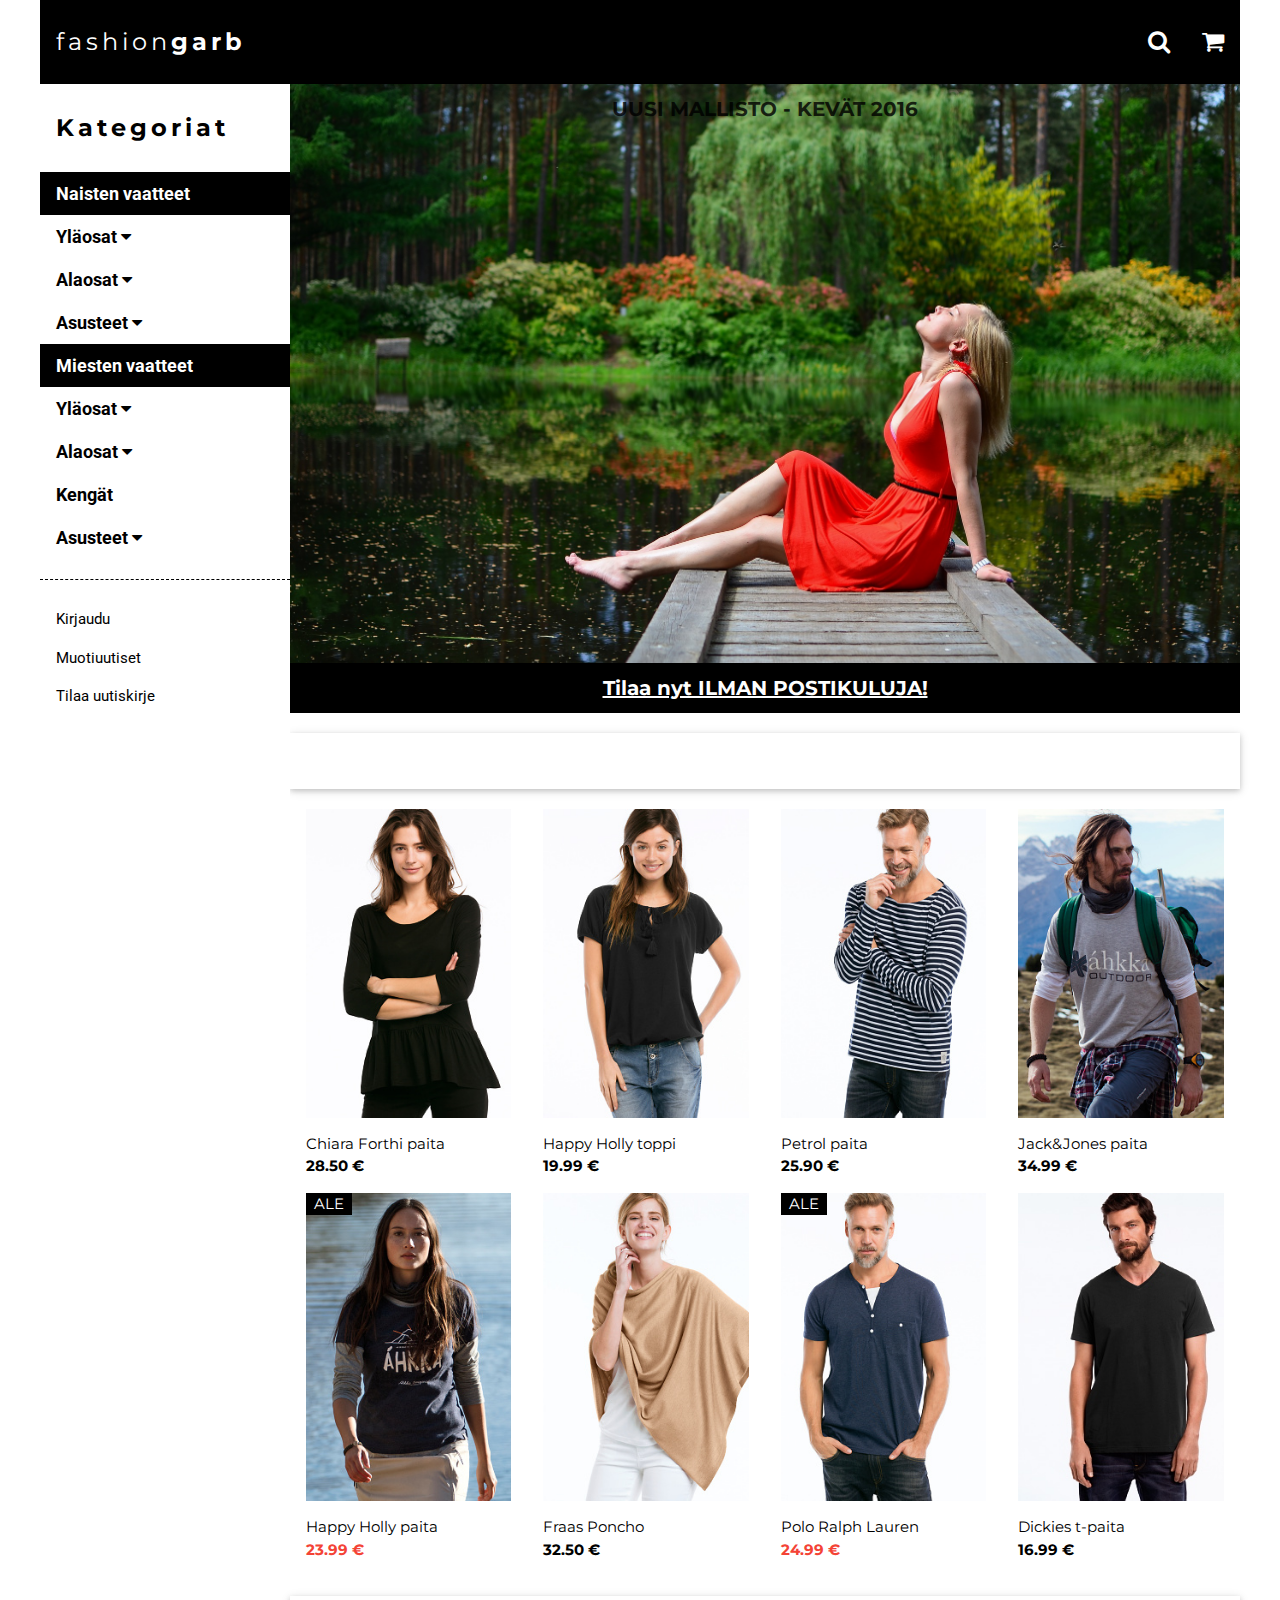
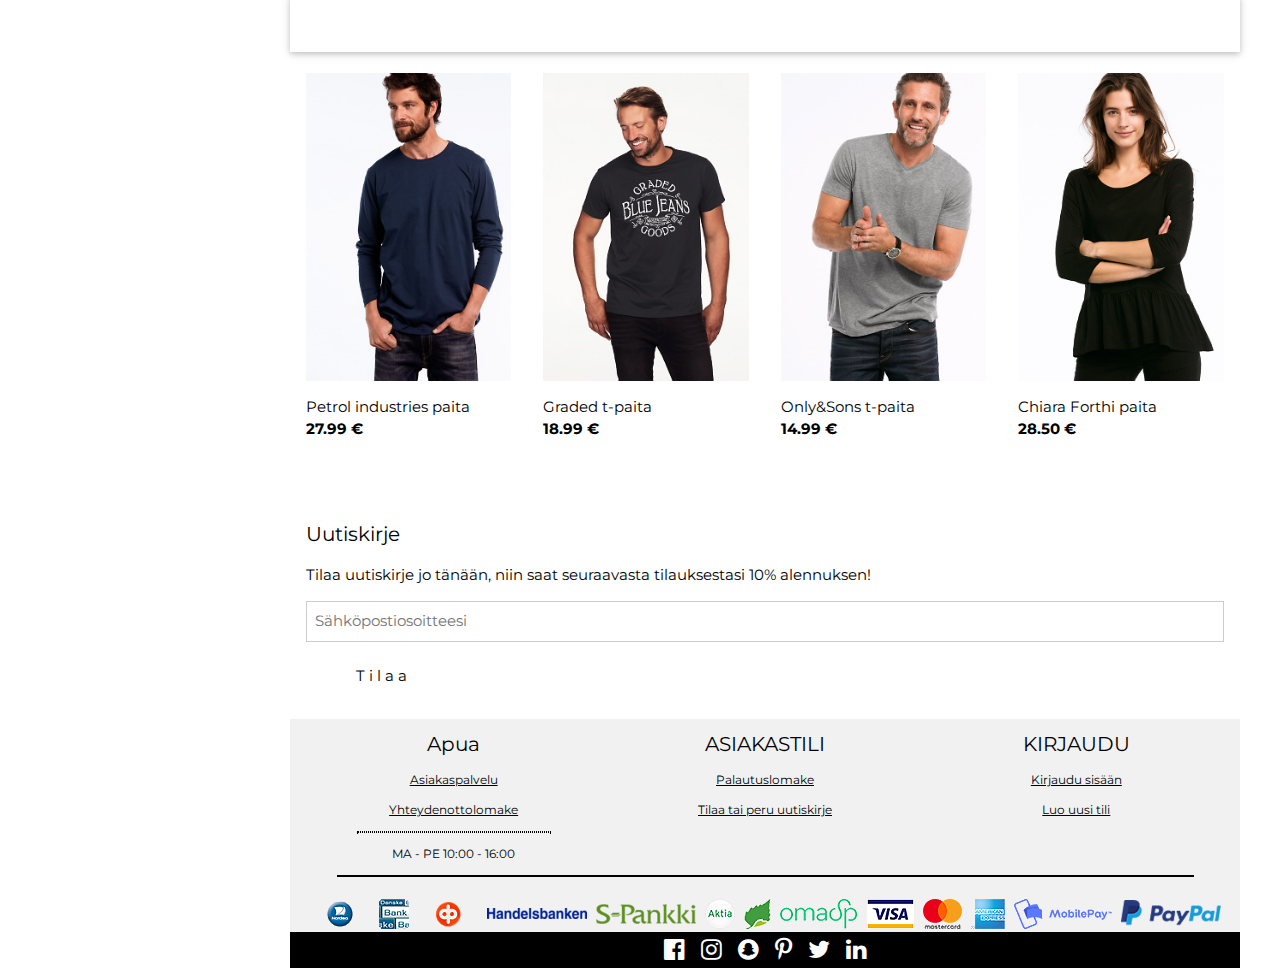
<file: index.html>
<!--
file: index.html
desc: Vaatekaupan etusivu
date: 24.3.2018
auth: Klaus Ovaskainen
-->
<!DOCTYPE html>
<html lang="en">
<head>
    <title>Vaatekauppa</title>
    <meta charset="UTF-8">
    <meta name="viewport" content="width=device-width, initial-scale=1.0">
    <!-- W3.CSS -->
    <link rel="stylesheet" href="https://www.w3schools.com/w3css/4/w3.css">
    <!-- FONTIT -->
    <link rel="stylesheet" href="https://fonts.googleapis.com/css?family=Roboto">
    <link rel="stylesheet" href="https://fonts.googleapis.com/css?family=Montserrat">
    <link rel="stylesheet" href="https://cdnjs.cloudflare.com/ajax/libs/font-awesome/4.7.0/css/font-awesome.min.css">
    <!-- Color library-->
    <link rel="stylesheet" href="https://www.w3schools.com/lib/w3-colors-2019.css">
    <!-- OMA CSS -->
    <link rel="stylesheet" href="tyylit.css">
</head>

<body class="w3-content" style="max-width:1200px">
    
<!-- SIDEBAR/MENU  ----------------------------------------------------------------------------------
----------------------------------------------------------------------------------------------------->
<!-- SIDEBAR -->
<nav class="w3-sidebar w3-bar-block w3-white w3-collapse w3-top" id="mySidebar">
  <div class="w3-container w3-display-container w3-padding-16">
    <i onclick="w3_close()" class="fa fa-remove w3-hide-large w3-button w3-display-topright"></i>
    <h3 class="w3-wide"><b>Kategoriat</b></h3>
  </div>
  <div class="w3-padding-34 w3-large w3-text-black" style="font-weight:bold">
    
    <!-- Naisten vaatteet linkit-->
    <a href="#" class="w3-bar-item w3-button w3-black">Naisten vaatteet</a>               
    <a onclick="myAccFunc()" href="javascript:void(0)" class="w3-button w3-block w3-left-align">
    Yläosat <i class="fa fa-caret-down"></i>
    </a>
    <div id="demoAcc" class="w3-bar-block w3-hide w3-padding-large w3-medium">
      <a href="#" class="w3-bar-item w3-button">Naisten Topit</a>
      <a href="#" class="w3-bar-item w3-button">Naisten t-paidat</a>
      <a href="#" class="w3-bar-item w3-button">Naisten mekot</a>
      <a href="#" class="w3-bar-item w3-button">Naisten pitkähihaiset paidat</a>
      <a href="#" class="w3-bar-item w3-button">Naisten Jakut ja liivit</a>
      <a href="#" class="w3-bar-item w3-button">Naisten hupparit ja colleget</a>
      <a href="#" class="w3-bar-item w3-button">Naisten Takit</a>
      <a href="#" class="w3-bar-item w3-button">Naisten Neuleet</a>
    </div>
    <a onclick="myAccFunc2()" href="javascript:void(0)" class="w3-button w3-block w3-left-align">
    Alaosat <i class="fa fa-caret-down"></i>
    </a>
    <div id="demoAcc2" class="w3-bar-block w3-hide w3-padding-large w3-medium">
      <a href="#" class="w3-bar-item w3-button">Naisten Farkut</a>
      <a href="#" class="w3-bar-item w3-button">Naisten Housut</a>
      <a href="#" class="w3-bar-item w3-button">Naisten Shortsit</a>
    </div>
    <a onclick="myAccFunc3()" href="javascript:void(0)" class="w3-button w3-block w3-left-align">
    Asusteet <i class="fa fa-caret-down"></i>
    </a>
    <div id="demoAcc3" class="w3-bar-block w3-hide w3-padding-large w3-medium">
      <a href="#" class="w3-bar-item w3-button">Korut</a>
      <a href="#" class="w3-bar-item w3-button">Huivit</a>
      <a href="#" class="w3-bar-item w3-button">Naisten laukut ja reput</a>
      <a href="#" class="w3-bar-item w3-button">Naisten pipot ja hatut</a>
    </div>

    <!-- Miesten vaatteet linkit-->
    <a href="#" class="w3-bar-item w3-button w3-black">Miesten vaatteet</a>
    <a onclick="myAccFunc4()" href="javascript:void(0)" class="w3-button w3-block w3-left-align">
    Yläosat <i class="fa fa-caret-down"></i>
    </a>
    <div id="demoAcc4" class="w3-bar-block w3-hide w3-padding-large w3-medium">
      <a href="#" class="w3-bar-item w3-button">Miesten T-paidat</a>
      <a href="#" class="w3-bar-item w3-button">Naisten pitkähihaiset paidat</a>
      <a href="#" class="w3-bar-item w3-button">Naisten hupparit ja colleget</a>
      <a href="#" class="w3-bar-item w3-button">Naisten kauluspaidat</a>
      <a href="#" class="w3-bar-item w3-button">Naisten neuleet</a>
      <a href="#" class="w3-bar-item w3-button">Naisten Takit</a>
    </div>
    <a onclick="myAccFunc5()" href="javascript:void(0)" class="w3-button w3-block w3-left-align">
    Alaosat <i class="fa fa-caret-down"></i>
    </a>
    <div id="demoAcc5" class="w3-bar-block w3-hide w3-padding-large w3-medium">
      <a href="#" class="w3-bar-item w3-button">Miesten shortsit</a>
      <a href="#" class="w3-bar-item w3-button">Miesten housut</a>
      <a href="#" class="w3-bar-item w3-button">Miesten farkut</a>
    </div>
    <a href="javascript:void(0)" class="w3-button w3-block w3-left-align">
    Kengät
    </a>
    <a onclick="myAccFunc7()" href="javascript:void(0)" class="w3-button w3-block w3-left-align">
    Asusteet <i class="fa fa-caret-down"></i>
    </a>
    <div id="demoAcc7" class="w3-bar-block w3-hide w3-padding-large w3-medium">
      <a href="#" class="w3-bar-item w3-button">Reput</a>
      <a href="#" class="w3-bar-item w3-button">Boxerit ja Sukat</a>
      <a href="#" class="w3-bar-item w3-button">Lippalakit ja Pipot</a>
      <a href="#" class="w3-bar-item w3-button">Vyöt</a>
    </div>
  </div>

  <!-- Kirjaudu - Muotiuutiset - Tilaa uutiskirje -->
  <hr style="border-top: 1px dashed black;">
  <a href="javascript:void(0)" class="w3-bar-item w3-button w3-padding" onclick="document.getElementById('kirjaudu').style.display='block'">Kirjaudu</a> 
  <a href="./muoti" class="w3-bar-item w3-button w3-padding">Muotiuutiset</a> 
  <a href="#footer" class="w3-bar-item w3-button w3-padding">Tilaa uutiskirje</a> 

</nav>

<!-- TOP MENU ON SMALL SCREENS -->
<header class="w3-bar w3-top w3-hide-large w3-black w3-xlarge">
  <div class="w3-bar-item w3-padding-24 w3-wide">fashion<b>garb</b></div>
      <a href="javascript:void(0)" class="w3-bar-item w3-button w3-padding-24 w3-right" onclick="w3_open()"><i class="fa fa-bars"></i></a>
      <a href="#" class="w3-bar-item w3-button w3-padding-24 w3-right"><i class="fa fa-shopping-cart"></i></a>
      <a href="#" class="w3-bar-item w3-button w3-padding-24 w3-right"><i class="fa fa-search"></i></a>
</header>

<!-- TOP MENU ON LARGE SCREENS -->
<header class="w3-bar w3-top w3-hide-medium w3-hide-small w3-black w3-xlarge" style="max-width:1200px">
    <div class="w3-bar-item w3-padding-24 w3-wide">fashion<b>garb</b></div>
        <a href="#" class="w3-bar-item w3-button w3-padding-24 w3-right"><i class="fa fa-shopping-cart"></i></a>
        <a href="#" class="w3-bar-item w3-button w3-padding-24 w3-right"><i class="fa fa-search"></i></a>
</header>

<!-- Overlay effect when opening sidebar on small screens -->
<div class="w3-overlay w3-hide-large" onclick="w3_close()" style="cursor:pointer" title="close side menu" id="myOverlay"></div>

<!-- MAIN CONTENT  ----------------------------------------------------------------------------------
----------------------------------------------------------------------------------------------------->
<div class="w3-main" style="margin-left:250px;">

  <!-- Push down content on small screens -->
  <div class="w3-hide-large" style="margin-top:84px"></div>

  <!-- IMAGE HEADER -->
  <div class="w3-display-container" style="margin-top: 84px;">
    <img src="img/header_kuva.jpg" alt="Jeans" style="width:100%">
    <div class="w3-display-topleft w3-2019-jester-red w3-hide-small"
    style="opacity:0.8;width:100%">
    <h4 class="w3-center"><b>UUSI MALLISTO - KEVÄT 2016<br></b></h4>
    </div>
  </div>

  <!-- Image header Ilmoitusteksti-->
  <div class="w3-display-container">
    <div class="w3-display-bottomleft w3-container w3-black w3-hover-orange w3-hide-small"
      style="bottom:10%;width:100%">
      <a href="#"><h4 class="w3-center"><b>Tilaa nyt ILMAN POSTIKULUJA!<br></b></h4></a>
    </div>
  </div>

  <!-- Sesongin hitit otsikko-->
  <div class="w3-container w3-text-white w3-center w3-card w3-2019-jester-red" id="jeans" style="margin: 20px 0 20px 0">
    <h3>SESONGIN HITIT</h3>
  </div>

  <!-- SESONGIN HITIT GALLERIA-->
  <div class="w3-row">
    <div class="w3-col l3 s6">
      <div class="w3-container">
          <div class="w3-display-container">
            <a href="#"><img src="img/kuva1.jpg" style="width:100%" class="w3-hover-shadow"></a>
            <div class="w3-display-bottommiddle w3-display-hover">
              <button class="w3-button w3-2019-princess-blue w3-hover-light-blue">Osta nyt <i class="fa fa-shopping-cart"></i></button>
            </div>
          </div>
        <p>Chiara Forthi paita<br><b>28.50 €</b></p>
      </div>
      <div class="w3-container">
          <div class="w3-display-container">
            <a href="#"><img src="img/kuva2.jpg" style="width:100%" class="w3-hover-shadow"></a>
            <span class="w3-tag w3-display-topleft w3-2019-jester-red">ALE</span>
            <div class="w3-display-bottommiddle w3-display-hover">
              <button class="w3-button w3-2019-princess-blue w3-hover-light-blue">Osta nyt <i class="fa fa-shopping-cart"></i></button>
            </div>
          </div>
        <p>Happy Holly paita<br><b class="w3-text-red">23.99 €</b></p>
      </div>
    </div>

    <div class="w3-col l3 s6">
      <div class="w3-container">
        <div class="w3-display-container">
          <a href="#"><img src="img/kuva3.jpg" style="width:100%" class="w3-hover-shadow"></a>
          <div class="w3-display-bottommiddle w3-display-hover">
            <button class="w3-button w3-2019-princess-blue w3-hover-light-blue">Osta nyt <i class="fa fa-shopping-cart"></i></button>
          </div>
        </div>
        <p>Happy Holly toppi<br><b>19.99 €</b></p>
      </div>
      <div class="w3-container">
          <div class="w3-display-container">
            <a href="#"><img src="img/kuva4.jpg" style="width:100%" class="w3-hover-shadow"></a>
            <div class="w3-display-bottommiddle w3-display-hover">
              <button class="w3-button w3-2019-princess-blue w3-hover-light-blue">Osta nyt <i class="fa fa-shopping-cart"></i></button>
            </div>
          </div>
        <p>Fraas Poncho<br><b>32.50 €</b></p>
      </div>
    </div>

    <div class="w3-col l3 s6">
      <div class="w3-container">
        <div class="w3-display-container">
            <a href="#"><img src="img/kuva5.jpg" style="width:100%" class="w3-hover-shadow"></a>
            <div class="w3-display-bottommiddle w3-display-hover">
              <button class="w3-button w3-2019-princess-blue w3-hover-light-blue">Osta nyt <i class="fa fa-shopping-cart"></i></button>
            </div>
        </div>  
        <p>Petrol paita<br><b>25.90 €</b></p>
      </div>
      <div class="w3-container">
        <div class="w3-display-container">
          <a href="#"><img src="img/kuva6.jpg" style="width:100%" class="w3-hover-shadow"></a>
          <span class="w3-tag w3-display-topleft w3-2019-jester-red">ALE</span>
          <div class="w3-display-bottommiddle w3-display-hover">
            <button class="w3-button w3-2019-princess-blue w3-hover-light-blue">Osta nyt <i class="fa fa-shopping-cart"></i></button>
          </div>
        </div>
        <p>Polo Ralph Lauren<br><b class="w3-text-red">24.99 €</b></p>
      </div>
    </div>

    <div class="w3-col l3 s6">
      <div class="w3-container">
          <div class="w3-display-container">
            <a href="#"><img src="img/kuva7.jpg" style="width:100%" class="w3-hover-shadow"></a>
            <div class="w3-display-bottommiddle w3-display-hover">
              <button class="w3-button w3-2019-princess-blue w3-hover-light-blue">Osta nyt <i class="fa fa-shopping-cart"></i></button>
            </div>
          </div>
        <p>Jack&Jones paita<br><b>34.99 €</b></p>
      </div>
      <div class="w3-container">
          <div class="w3-display-container">
            <a href="#"><img src="img/kuva8.jpg" style="width:100%" class="w3-hover-shadow"></a>
            <div class="w3-display-bottommiddle w3-display-hover">
              <button class="w3-button w3-2019-princess-blue w3-hover-light-blue">Osta nyt <i class="fa fa-shopping-cart"></i></button>
            </div>
          </div>
        <p>Dickies t-paita<br><b>16.99 €</b></p>
      </div>
    </div>
  </div>

  <!-- UUTUUDET GALLERIA-->
  <div class="w3-container w3-text-white w3-center w3-card w3-2019-jester-red" id="jeans" style="margin: 20px 0 20px 0">
      <h3>UUTUUDET</h3>
  </div>
  <div class="w3-row">
    <div class="w3-col l3 s6">
      <div class="w3-container">
        <div class="w3-display-container">
            <a href="#"><img src="img/kuva9.jpg" style="width:100%" class="w3-hover-shadow"></a>
            <div class="w3-display-bottommiddle w3-display-hover">
              <button class="w3-button w3-2019-princess-blue w3-hover-light-blue">Osta nyt <i class="fa fa-shopping-cart"></i></button>
            </div>
          </div>
        <p>Petrol industries paita<br><b>27.99 €</b></p>
      </div>
    </div>
    <div class="w3-col l3 s6">
      <div class="w3-container">
          <div class="w3-display-container">
            <a href="#"><img src="img/kuva10.jpg" style="width:100%" class="w3-hover-shadow"></a>
            <div class="w3-display-bottommiddle w3-display-hover">
              <button class="w3-button w3-2019-princess-blue w3-hover-light-blue">Osta nyt <i class="fa fa-shopping-cart"></i></button>
            </div>
          </div>
        <p>Graded t-paita<br><b>18.99 €</b></p>
      </div>
    </div>
    <div class="w3-col l3 s6">
      <div class="w3-container">
          <div class="w3-display-container">
            <a href="#"><img src="img/kuva11.jpg" style="width:100%" class="w3-hover-shadow"></a>
            <div class="w3-display-bottommiddle w3-display-hover">
              <button class="w3-button w3-2019-princess-blue w3-hover-light-blue">Osta nyt <i class="fa fa-shopping-cart"></i></button>
            </div>
          </div>
        <p>Only&Sons t-paita<br><b>14.99 €</b></p>
      </div>
    </div>
    <div class="w3-col l3 s6">
      <div class="w3-container">
          <div class="w3-display-container">
            <a href="#"><img src="img/kuva1.jpg" style="width:100%" class="w3-hover-shadow"></a>
            <div class="w3-display-bottommiddle w3-display-hover">
              <button class="w3-button w3-2019-princess-blue w3-hover-light-blue">Osta nyt<i class="fa fa-shopping-cart"></i></button>
            </div>
          </div>
        <p>Chiara Forthi paita<br><b>28.50 €</b></p>
      </div>
    </div>
  </div>
  <br>
  <br>

  <!-- UUTISKIRJE -->
  <div class="w3-container w3-2019-jester-red w3-padding">
    <h4>Uutiskirje</h4>
    <p>Tilaa uutiskirje jo tänään, niin saat seuraavasta tilauksestasi 10% alennuksen!</p>
    <p><input class="w3-input w3-border" type="text" placeholder="Sähköpostiosoitteesi" style="width:100%"></p>
    <button type="button" class="w3-button w3-2019-princess-blue w3-margin-bottom w3-hover-light-blue w3-wide" style="padding-left:50px;padding-right:50px;">Tilaa</button>
  </div>
  
<!-- FOOTER  --------------------------------------------------------------------------------------------
--------------------------------------------------------------------------------------------------------->
  <footer class=" w3-light-grey w3-small w3-center" id="footer">
    <div class="w3-row-padding">

      <div class="w3-col s4">
        <h4>Apua</h4>
        <p><a href="#">Asiakaspalvelu</a></p>
        <p><a href="#">Yhteydenottolomake</a></p>
        <hr style="border: 1px dotted black; width: 65%;margin:auto;">
        <p>MA - PE 10:00 - 16:00</p>
      </div>

      <div class="w3-col s4">
        <h4>ASIAKASTILI</h4>
        <p><a href="#">Palautuslomake</a></p>
        <p><a href="#">Tilaa tai peru uutiskirje</a></p>
      </div>

      <div class="w3-col s4">
        <h4>KIRJAUDU</h4>
        <p><a href="#">Kirjaudu sisään</a></p>
        <p><a href="#">Luo uusi tili</a></p>
      </div>
    </div>

    <hr style="border: 1px solid black; width: 90%;margin:auto;">

    <br>
    <div class="w3-container pankit">
    <img src="img/maksu1.png">
    <img src="img/maksu2.png">
    <img src="img/maksu3.png">
    <img src="img/maksu4.png">
    <img src="img/maksu5.png">
    <img src="img/maksu6.png">
    <img src="img/maksu7.png">
    <img src="img/maksu8.png">
    <img src="img/maksu9.png">
    <img src="img/maksu10.png">
    <img src="img/maksu11.png">
    <img src="img/maksu12.png">
    <img src="img/maksu13.png">
    </div>

    <div class="w3-black w3-xlarge w3-center sosiaalinen-media-linkit">
        <i class="fa fa-facebook-official w3-hover-opacity"></i>
        <i class="fa fa-instagram w3-hover-opacity"></i>
        <i class="fa fa-snapchat w3-hover-opacity"></i>
        <i class="fa fa-pinterest-p w3-hover-opacity"></i>
        <i class="fa fa-twitter w3-hover-opacity"></i>
        <i class="fa fa-linkedin w3-hover-opacity"></i>
    </div>

  </footer>

<!-- MAIN CONTENT END  ----------------------------------------------------------------------------------
--------------------------------------------------------------------------------------------------------->
</div>

<!-- KIRJAUDU MODAL  ----------------------------------------------------------------------------------
--------------------------------------------------------------------------------------------------------->
<div id="kirjaudu" class="w3-modal">
    <div class="w3-modal-content w3-animate-zoom" style="padding:32px">
      <div class="w3-container w3-white w3-center">
        <i onclick="document.getElementById('kirjaudu').style.display='none'" class="fa fa-remove w3-right w3-button w3-transparent w3-xxlarge"></i>
        <h2 class="w3-wide">Kirjaudu sisään</h2>
        <p><input class="w3-input w3-border" type="text" placeholder="Sähköpostiosoite" style="width:75%;margin:auto;"></p>
        <p><input class="w3-input w3-border" type="text" placeholder="Salasana" style="width:75%;margin:auto;"></p>
        <button type="button" class="w3-button w3-padding-large w3-2019-princess-blue w3-margin-bottom w3-left w3-hover-light-blue" onclick="document.getElementById('kirjaudu').style.display='none'" style="margin-left: 100px;">Kirjaudu sisään</button>
        <p class="w3-left" style="margin-left: 25px;">Uusi käyttäjä? <a href>Näin saat käyttöoikeuden!</a></p>
      </div>
    </div>
  </div>

<!-- SCRIPTS  -------------------------------------------------------------------------------------------
--------------------------------------------------------------------------------------------------------->
<script>

// Accordion 
function myAccFunc() {
  var x = document.getElementById("demoAcc");
  if (x.className.indexOf("w3-show") == -1) {
    x.className += " w3-show";
  } else {
    x.className = x.className.replace(" w3-show", "");
  }
}
// Accordion 2
function myAccFunc2() {
  var x = document.getElementById("demoAcc2");
  if (x.className.indexOf("w3-show") == -1) {
    x.className += " w3-show";
  } else {
    x.className = x.className.replace(" w3-show", "");
  }
}
// Accordion 3
function myAccFunc3() {
  var x = document.getElementById("demoAcc3");
  if (x.className.indexOf("w3-show") == -1) {
    x.className += " w3-show";
  } else {
    x.className = x.className.replace(" w3-show", "");
  }
}
// Accordion 4
function myAccFunc4() {
  var x = document.getElementById("demoAcc4");
  if (x.className.indexOf("w3-show") == -1) {
    x.className += " w3-show";
  } else {
    x.className = x.className.replace(" w3-show", "");
  }
}
// Accordion 5
function myAccFunc5() {
  var x = document.getElementById("demoAcc5");
  if (x.className.indexOf("w3-show") == -1) {
    x.className += " w3-show";
  } else {
    x.className = x.className.replace(" w3-show", "");
  }
}
// Accordion 6
function myAccFunc6() {
  var x = document.getElementById("demoAcc6");
  if (x.className.indexOf("w3-show") == -1) {
    x.className += " w3-show";
  } else {
    x.className = x.className.replace(" w3-show", "");
  }
}
// Accordion 7
function myAccFunc7() {
  var x = document.getElementById("demoAcc7");
  if (x.className.indexOf("w3-show") == -1) {
    x.className += " w3-show";
  } else {
    x.className = x.className.replace(" w3-show", "");
  }
}

// Click on the "Jeans" link on page load to open the accordion for demo purposes
document.getElementById("myBtn").click();

// Open and close sidebar
function w3_open() {
  document.getElementById("mySidebar").style.display = "block";
  document.getElementById("myOverlay").style.display = "block";
}
function w3_close() {
  document.getElementById("mySidebar").style.display = "none";
  document.getElementById("myOverlay").style.display = "none";
}

</script>
</body>
</html>
</file>
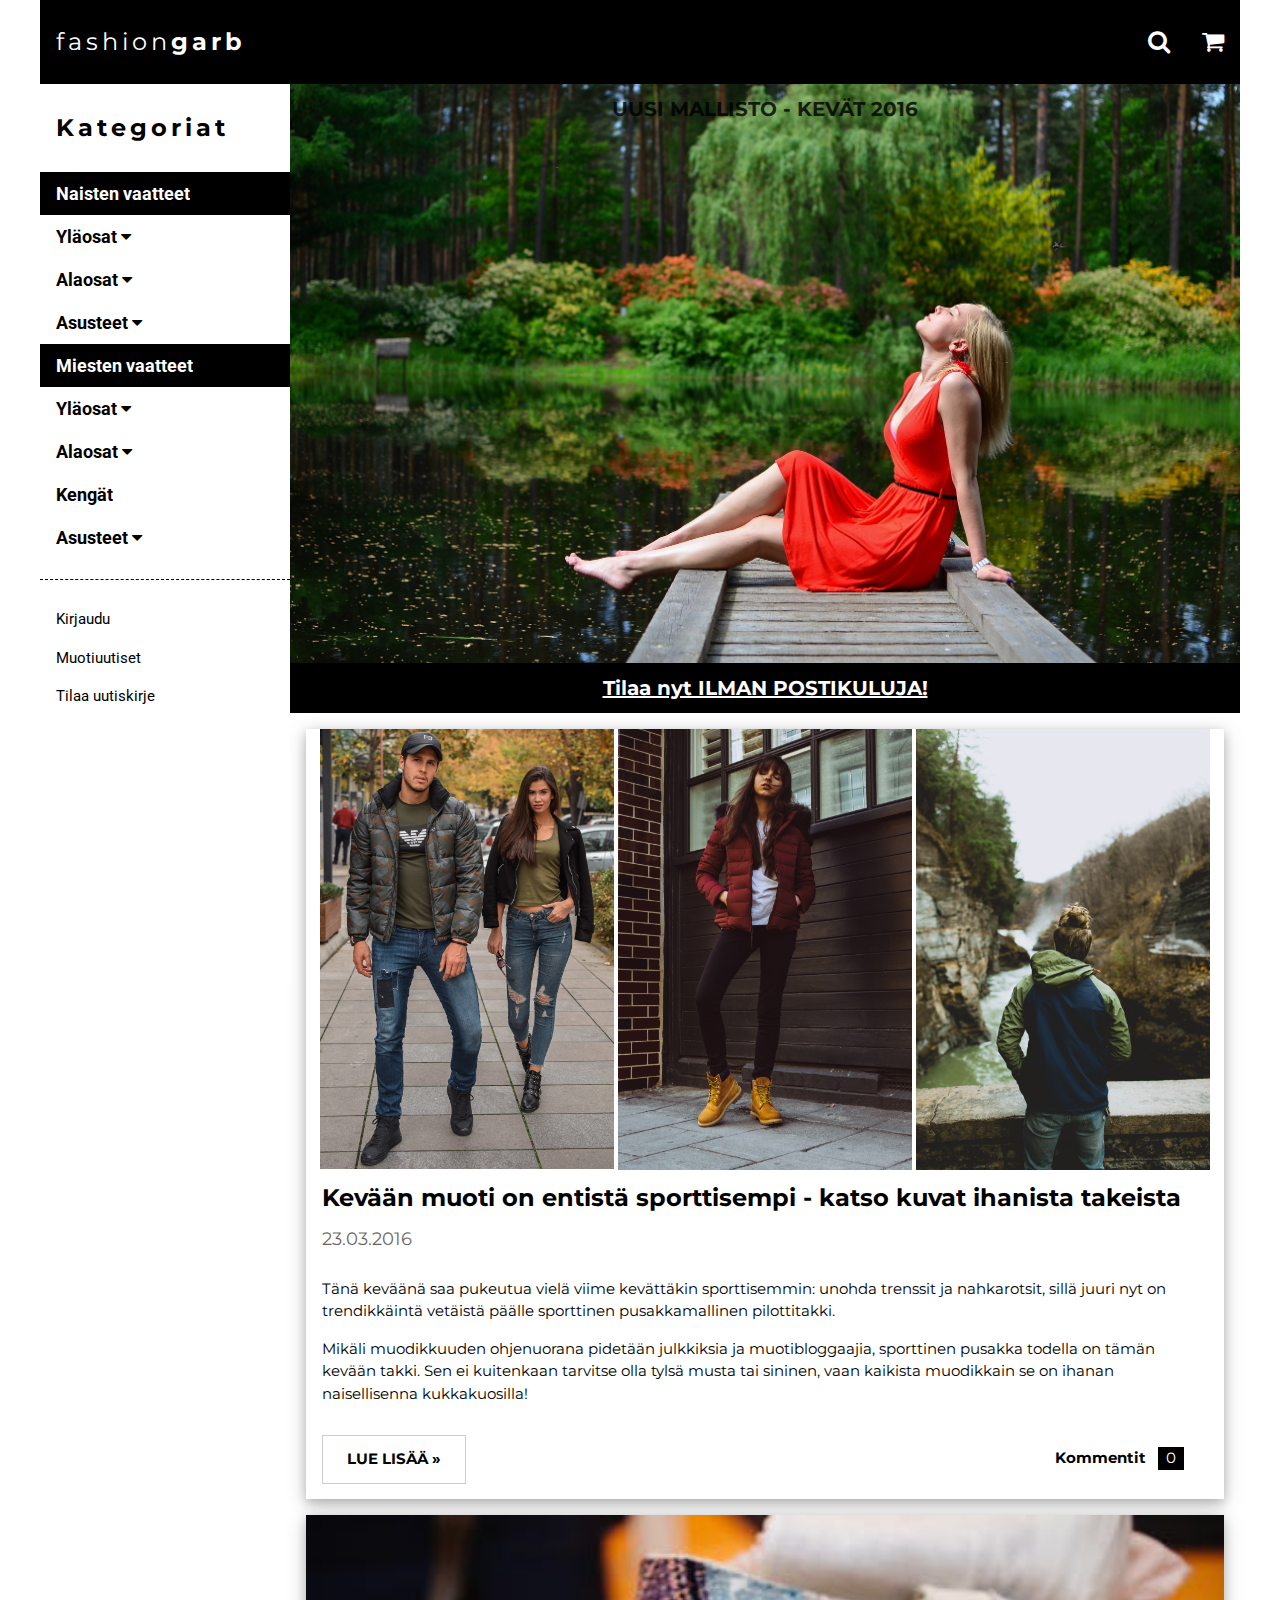
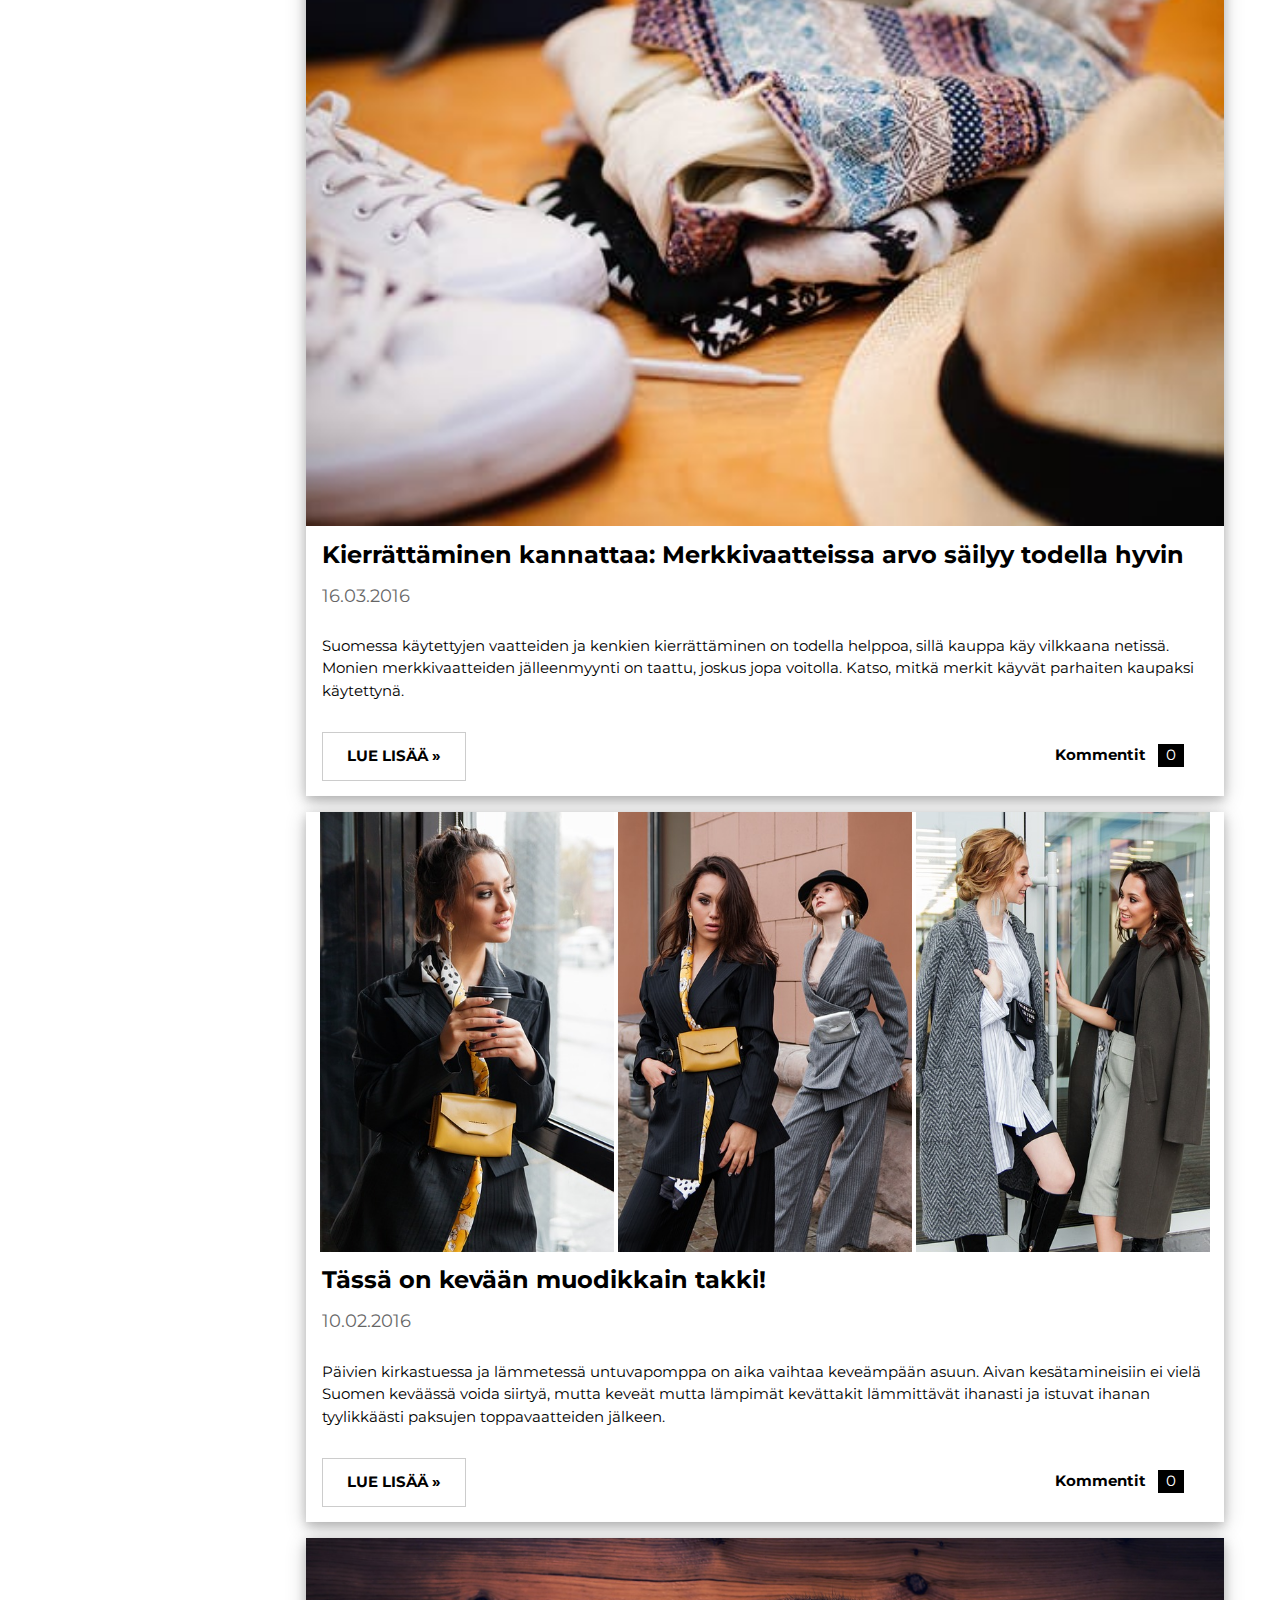
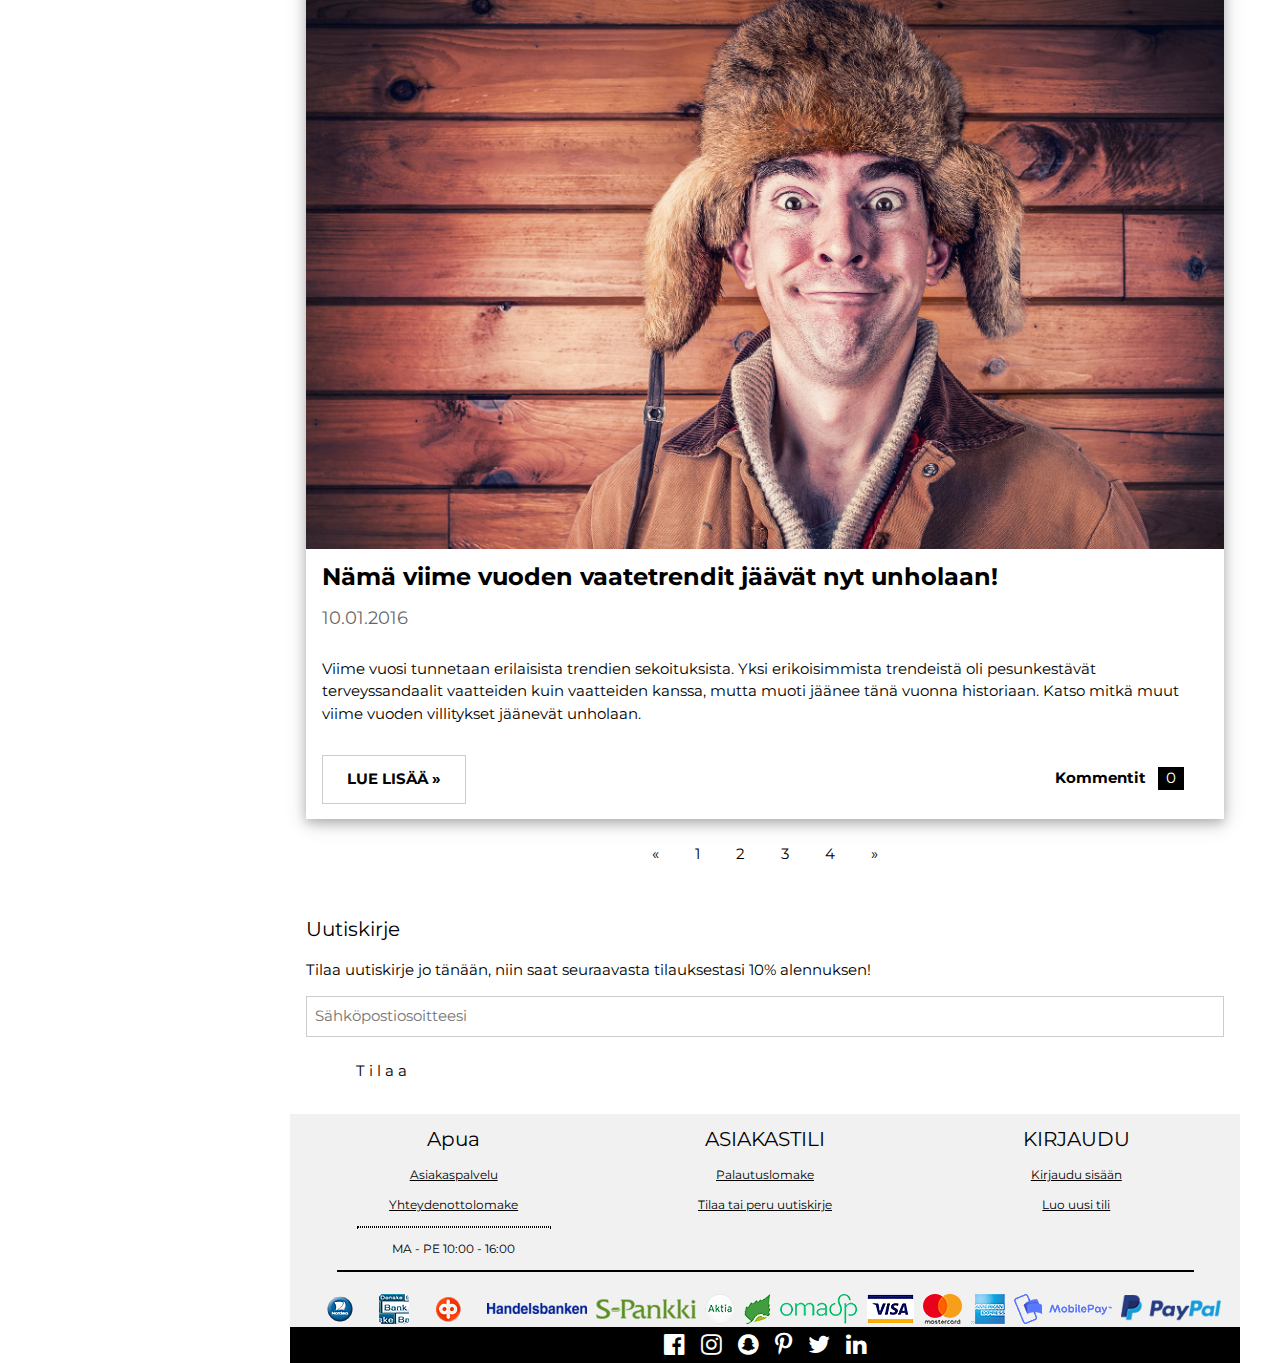
<file: muoti.html>
<!--
file: muoti.html
desc: Vaatekaupan muotisivusto
date: 24.3.2018
auth: Klaus Ovaskainen
-->
<!DOCTYPE html>
<html lang="en">
<head>
  <title>muoti</title>
  <meta charset="UTF-8">
  <meta name="viewport" content="width=device-width, initial-scale=1.0">
  <!-- W3.CSS -->
  <link rel="stylesheet" href="https://www.w3schools.com/w3css/4/w3.css">
  <!-- FONTIT -->
  <link rel="stylesheet" href="https://fonts.googleapis.com/css?family=Roboto">
  <link rel="stylesheet" href="https://fonts.googleapis.com/css?family=Montserrat">
  <link rel="stylesheet" href="https://cdnjs.cloudflare.com/ajax/libs/font-awesome/4.7.0/css/font-awesome.min.css">
  <!-- Color library-->
  <link rel="stylesheet" href="https://www.w3schools.com/lib/w3-colors-2019.css">
  <!-- OMA CSS -->
  <link rel="stylesheet" href="tyylit.css">
</head>

<body class="w3-content" style="max-width:1200px">
    
<!-- SIDEBAR/MENU  ----------------------------------------------------------------------------------
----------------------------------------------------------------------------------------------------->
<!-- SIDEBAR -->
<nav class="w3-sidebar w3-bar-block w3-white w3-collapse w3-top" id="mySidebar">
  <div class="w3-container w3-display-container w3-padding-16">
    <i onclick="w3_close()" class="fa fa-remove w3-hide-large w3-button w3-display-topright"></i>
    <h3 class="w3-wide"><b>Kategoriat</b></h3>
  </div>
  <div class="w3-padding-34 w3-large w3-text-black" style="font-weight:bold">

    <!-- Naisten vaatteet linkit-->
    <a href="#" class="w3-bar-item w3-button w3-black">Naisten vaatteet</a>               
    <a onclick="myAccFunc()" href="javascript:void(0)" class="w3-button w3-block w3-left-align">
    Yläosat <i class="fa fa-caret-down"></i>
    </a>
    <div id="demoAcc" class="w3-bar-block w3-hide w3-padding-large w3-medium">
      <a href="#" class="w3-bar-item w3-button">Naisten Topit</a>
      <a href="#" class="w3-bar-item w3-button">Naisten t-paidat</a>
      <a href="#" class="w3-bar-item w3-button">Naisten mekot</a>
      <a href="#" class="w3-bar-item w3-button">Naisten pitkähihaiset paidat</a>
      <a href="#" class="w3-bar-item w3-button">Naisten Jakut ja liivit</a>
      <a href="#" class="w3-bar-item w3-button">Naisten hupparit ja colleget</a>
      <a href="#" class="w3-bar-item w3-button">Naisten Takit</a>
      <a href="#" class="w3-bar-item w3-button">Naisten Neuleet</a>
    </div>
    <a onclick="myAccFunc2()" href="javascript:void(0)" class="w3-button w3-block w3-left-align">
    Alaosat <i class="fa fa-caret-down"></i>
    </a>
    <div id="demoAcc2" class="w3-bar-block w3-hide w3-padding-large w3-medium">
      <a href="#" class="w3-bar-item w3-button">Naisten Farkut</a>
      <a href="#" class="w3-bar-item w3-button">Naisten Housut</a>
      <a href="#" class="w3-bar-item w3-button">Naisten Shortsit</a>
    </div>
    <a onclick="myAccFunc3()" href="javascript:void(0)" class="w3-button w3-block w3-left-align">
    Asusteet <i class="fa fa-caret-down"></i>
    </a>
    <div id="demoAcc3" class="w3-bar-block w3-hide w3-padding-large w3-medium">
      <a href="#" class="w3-bar-item w3-button">Korut</a>
      <a href="#" class="w3-bar-item w3-button">Huivit</a>
      <a href="#" class="w3-bar-item w3-button">Naisten laukut ja reput</a>
      <a href="#" class="w3-bar-item w3-button">Naisten pipot ja hatut</a>
    </div>

    <!-- Miesten vaatteet linkit-->
    <a href="#" class="w3-bar-item w3-button w3-black">Miesten vaatteet</a>
    <a onclick="myAccFunc4()" href="javascript:void(0)" class="w3-button w3-block w3-left-align">
    Yläosat <i class="fa fa-caret-down"></i>
    </a>
    <div id="demoAcc4" class="w3-bar-block w3-hide w3-padding-large w3-medium">
      <a href="#" class="w3-bar-item w3-button">Miesten T-paidat</a>
      <a href="#" class="w3-bar-item w3-button">Naisten pitkähihaiset paidat</a>
      <a href="#" class="w3-bar-item w3-button">Naisten hupparit ja colleget</a>
      <a href="#" class="w3-bar-item w3-button">Naisten kauluspaidat</a>
      <a href="#" class="w3-bar-item w3-button">Naisten neuleet</a>
      <a href="#" class="w3-bar-item w3-button">Naisten Takit</a>
    </div>
    <a onclick="myAccFunc5()" href="javascript:void(0)" class="w3-button w3-block w3-left-align">
    Alaosat <i class="fa fa-caret-down"></i>
    </a>
    <div id="demoAcc5" class="w3-bar-block w3-hide w3-padding-large w3-medium">
      <a href="#" class="w3-bar-item w3-button">Miesten shortsit</a>
      <a href="#" class="w3-bar-item w3-button">Miesten housut</a>
      <a href="#" class="w3-bar-item w3-button">Miesten farkut</a>
    </div>
    <a href="javascript:void(0)" class="w3-button w3-block w3-left-align">
    Kengät
    </a>
    <a onclick="myAccFunc7()" href="javascript:void(0)" class="w3-button w3-block w3-left-align">
    Asusteet <i class="fa fa-caret-down"></i>
    </a>
    <div id="demoAcc7" class="w3-bar-block w3-hide w3-padding-large w3-medium">
      <a href="#" class="w3-bar-item w3-button">Reput</a>
      <a href="#" class="w3-bar-item w3-button">Boxerit ja Sukat</a>
      <a href="#" class="w3-bar-item w3-button">Lippalakit ja Pipot</a>
      <a href="#" class="w3-bar-item w3-button">Vyöt</a>
    </div>
  </div>

  <!-- Kirjaudu - Muotiuutiset - Tilaa uutiskirje -->
  <hr style="border-top: 1px dashed black;">
  <a href="javascript:void(0)" class="w3-bar-item w3-button w3-padding" onclick="document.getElementById('kirjaudu').style.display='block'">Kirjaudu</a> 
  <a href="muoti.html" class="w3-bar-item w3-button w3-padding">Muotiuutiset</a> 
  <a href="#footer" class="w3-bar-item w3-button w3-padding">Tilaa uutiskirje</a> 

</nav>

<!-- TOP MENU ON SMALL SCREENS -->
<header class="w3-bar w3-top w3-hide-large w3-black w3-xlarge">
  <a href="index.html"><div class="w3-bar-item w3-padding-24 w3-wide">fashion<b>garb</b></div></a>
      <a href="javascript:void(0)" class="w3-bar-item w3-button w3-padding-24 w3-right" onclick="w3_open()"><i class="fa fa-bars"></i></a>
      <a href="#" class="w3-bar-item w3-button w3-padding-24 w3-right"><i class="fa fa-shopping-cart"></i></a>
      <a href="#" class="w3-bar-item w3-button w3-padding-24 w3-right"><i class="fa fa-search"></i></a>
</header>

<!-- TOP MENU ON LARGE SCREENS -->
<header class="w3-bar w3-top w3-hide-medium w3-hide-small w3-black w3-xlarge" style="max-width:1200px">
  <a href="./"><div class="w3-bar-item w3-padding-24 w3-wide">fashion<b>garb</b></div></a>
        <a href="#" class="w3-bar-item w3-button w3-padding-24 w3-right"><i class="fa fa-shopping-cart"></i></a>
        <a href="#" class="w3-bar-item w3-button w3-padding-24 w3-right"><i class="fa fa-search"></i></a>
</header>

<!-- Overlay effect when opening sidebar on small screens -->
<div class="w3-overlay w3-hide-large" onclick="w3_close()" style="cursor:pointer" title="close side menu" id="myOverlay"></div>

<!-- MAIN CONTENT  ----------------------------------------------------------------------------------
----------------------------------------------------------------------------------------------------->
<div class="w3-main" style="margin-left:250px;">

  <!-- Push down content on small screens -->
  <div class="w3-hide-large" style="margin-top:84px"></div>

  <!-- IMAGE HEADER -->
  <div class="w3-display-container" style="margin-top: 84px;">
    <img src="img/header_kuva.jpg" alt="Jeans" style="width:100%">
    <div class="w3-display-topleft w3-2019-jester-red w3-hide-small"
    style="opacity:0.8;width:100%">
    <h4 class="w3-center"><b>UUSI MALLISTO - KEVÄT 2016<br></b></h4>
    </div>
  </div>

  <!-- Image header Ilmoitusteksti-->
  <div class="w3-display-container">
    <div class="w3-display-bottomleft w3-container w3-black w3-hover-orange w3-hide-small"
      style="bottom:10%;width:100%">
      <a href="#"><h4 class="w3-center"><b>Tilaa nyt ILMAN POSTIKULUJA!<br></b></h4></a>
    </div>
  </div>

  <!-- MUOTIUUTISET-->

    <!-- Uutinen -->
      <div class="w3-card-4 w3-margin w3-white">
          <div class="w3-center">
            <img src="img/kuva2_6.jpg" alt="uutiskuva" style="width:32%;">
            <img src="img/kuva2_7.jpg" alt="uutiskuva" style="width:32%;">
            <img src="img/kuva2_8.jpg" alt="uutiskuva" style="width:32%;">
          </div>
          <div class="w3-container">
              <h3><b>Kevään muoti on entistä sporttisempi - katso kuvat ihanista takeista</b></h3>
              <h5 class="w3-opacity">23.03.2016</h5>
          </div>
      
          <div class="w3-container">
              <p>
              Tänä keväänä saa pukeutua vielä viime kevättäkin sporttisemmin: unohda trenssit ja nahkarotsit, sillä juuri nyt on 
              trendikkäintä vetäistä päälle sporttinen pusakkamallinen pilottitakki.</p>
              <p>
              Mikäli muodikkuuden ohjenuorana pidetään julkkiksia ja muotibloggaajia, sporttinen pusakka todella on tämän kevään 
              takki. Sen ei kuitenkaan tarvitse olla tylsä musta tai sininen, vaan kaikista muodikkain se on ihanan naisellisenna kukkakuosilla!
              </p>
              <div class="w3-row">
                  <div class="w3-col m8 s12">
                  <p><button class="w3-button w3-padding-large w3-white w3-border"><b>LUE LISÄÄ »</b></button></p>
                  </div>
                  <div class="w3-col m4 w3-hide-small">
                  <p><span class="w3-padding-large w3-right"><b>Kommentit  </b> <span class="w3-tag">0</span></span></p>
                  </div>
              </div>
          </div>
      </div>
  
      <!-- Uutinen -->
      <div class="w3-card-4 w3-margin w3-white">
          <img src="img/kuva2_5.jpg" alt="uutiskuva" style="width:100%;">
          <div class="w3-container">
              <h3><b>Kierrättäminen kannattaa: Merkkivaatteissa arvo säilyy todella hyvin</b></h3>
              <h5 class="w3-opacity">16.03.2016</h5>
          </div>
      
          <div class="w3-container">
              <p>
              Suomessa käytettyjen vaatteiden ja kenkien kierrättäminen on todella helppoa, sillä kauppa käy vilkkaana netissä. 
              Monien merkkivaatteiden jälleenmyynti on taattu, joskus jopa voitolla. Katso, mitkä merkit käyvät parhaiten kaupaksi käytettynä.
              </p>
              <div class="w3-row">
                  <div class="w3-col m8 s12">
                  <p><button class="w3-button w3-padding-large w3-white w3-border"><b>LUE LISÄÄ »</b></button></p>
                  </div>
                  <div class="w3-col m4 w3-hide-small">
                  <p><span class="w3-padding-large w3-right"><b>Kommentit  </b> <span class="w3-tag">0</span></span></p>
                  </div>
              </div>
          </div>
      </div>
   
    <!-- Uutinen -->
    <div class="w3-card-4 w3-margin w3-white">
        <div class="w3-center">
        <img src="img/kuva2_2.jpg" alt="uutiskuva" style="width:32%;">
        <img src="img/kuva2_3.jpg" alt="uutiskuva" style="width:32%;">
        <img src="img/kuva2_4.jpg" alt="uutiskuva" style="width:32%;">
        </div>
        <div class="w3-container">
            <h3><b>Tässä on kevään muodikkain takki!</b></h3>
            <h5 class="w3-opacity">10.02.2016</h5>
        </div>
    
        <div class="w3-container">
            <p>
            Päivien kirkastuessa ja lämmetessä untuvapomppa on aika vaihtaa keveämpään asuun. Aivan kesätamineisiin ei vielä Suomen 
            keväässä voida siirtyä, mutta keveät mutta lämpimät kevättakit lämmittävät ihanasti ja istuvat ihanan tyylikkäästi 
            paksujen toppavaatteiden jälkeen.</p>
            <div class="w3-row">
                <div class="w3-col m8 s12">
                <p><button class="w3-button w3-padding-large w3-white w3-border"><b>LUE LISÄÄ »</b></button></p>
                </div>
                <div class="w3-col m4 w3-hide-small">
                <p><span class="w3-padding-large w3-right"><b>Kommentit  </b> <span class="w3-tag">0</span></span></p>
                </div>
            </div>
        </div>
    </div>

    <!-- Uutinen -->
    <div class="w3-card-4 w3-margin w3-white">
        <img src="img/kuva2_1.jpg" alt="uutiskuva" style="width:100%">
        <div class="w3-container">
            <h3><b>Nämä viime vuoden vaatetrendit jäävät nyt unholaan!</b></h3>
            <h5 class="w3-opacity">10.01.2016</h5>
        </div>
    
        <div class="w3-container">
            <p>
            Viime vuosi tunnetaan erilaisista trendien sekoituksista. Yksi erikoisimmista trendeistä oli pesunkestävät terveyssandaalit 
            vaatteiden kuin vaatteiden kanssa, mutta muoti jäänee tänä vuonna historiaan. Katso mitkä muut viime vuoden villitykset jäänevät unholaan.</p>
            <div class="w3-row">
                <div class="w3-col m8 s12">
                <p><button class="w3-button w3-padding-large w3-white w3-border"><b>LUE LISÄÄ »</b></button></p>
                </div>
                <div class="w3-col m4 w3-hide-small">
                <p><span class="w3-padding-large w3-right"><b>Kommentit  </b> <span class="w3-tag">0</span></span></p>
                </div>
            </div>
        </div>
    </div>

    <!-- Sivunumerot -->
    <div class="w3-center w3-margin-bottom">
      <div class="w3-bar">
        <a href="#" class="w3-button w3-hover-light-blue">&laquo;</a>
        <a href="#" class="w3-button w3-hover-light-blue">1</a>
        <a href="#" class="w3-button w3-hover-light-blue">2</a>
        <a href="#" class="w3-button w3-hover-light-blue">3</a>
        <a href="#" class="w3-button w3-hover-light-blue">4</a>
        <a href="#" class="w3-button w3-hover-light-blue">&raquo;</a>
      </div>
    </div>
 
  <!-- UUTISKIRJE -->
  <div class="w3-container w3-2019-jester-red w3-padding">
    <h4>Uutiskirje</h4>
    <p>Tilaa uutiskirje jo tänään, niin saat seuraavasta tilauksestasi 10% alennuksen!</p>
    <p><input class="w3-input w3-border" type="text" placeholder="Sähköpostiosoitteesi" style="width:100%"></p>
    <button type="button" class="w3-button w3-2019-princess-blue w3-margin-bottom w3-hover-light-blue w3-wide" style="padding-left:50px;padding-right:50px;">Tilaa</button>
  </div>
  
<!-- FOOTER  --------------------------------------------------------------------------------------------
--------------------------------------------------------------------------------------------------------->
  <footer class=" w3-light-grey w3-small w3-center" id="footer">
    <div class="w3-row-padding">

      <div class="w3-col s4">
        <h4>Apua</h4>
        <p><a href="#">Asiakaspalvelu</a></p>
        <p><a href="#">Yhteydenottolomake</a></p>
        <hr style="border: 1px dotted black; width: 65%;margin:auto;">
        <p>MA - PE 10:00 - 16:00</p>
      </div>

      <div class="w3-col s4">
        <h4>ASIAKASTILI</h4>
        <p><a href="#">Palautuslomake</a></p>
        <p><a href="#">Tilaa tai peru uutiskirje</a></p>
      </div>

      <div class="w3-col s4">
        <h4>KIRJAUDU</h4>
        <p><a href="#">Kirjaudu sisään</a></p>
        <p><a href="#">Luo uusi tili</a></p>
      </div>
    </div>

    <hr style="border: 1px solid black; width: 90%;margin:auto;">

    <br>
    <div class="w3-container pankit">
    <img src="img/maksu1.png">
    <img src="img/maksu2.png">
    <img src="img/maksu3.png">
    <img src="img/maksu4.png">
    <img src="img/maksu5.png">
    <img src="img/maksu6.png">
    <img src="img/maksu7.png">
    <img src="img/maksu8.png">
    <img src="img/maksu9.png">
    <img src="img/maksu10.png">
    <img src="img/maksu11.png">
    <img src="img/maksu12.png">
    <img src="img/maksu13.png">
    </div>

    <div class="w3-black w3-xlarge w3-center sosiaalinen-media-linkit">
        <i class="fa fa-facebook-official w3-hover-opacity"></i>
        <i class="fa fa-instagram w3-hover-opacity"></i>
        <i class="fa fa-snapchat w3-hover-opacity"></i>
        <i class="fa fa-pinterest-p w3-hover-opacity"></i>
        <i class="fa fa-twitter w3-hover-opacity"></i>
        <i class="fa fa-linkedin w3-hover-opacity"></i>
    </div>
  </footer>

<!-- MAIN CONTENT END  ----------------------------------------------------------------------------------
--------------------------------------------------------------------------------------------------------->
</div>

<!-- KIRJAUDU MODAL  ----------------------------------------------------------------------------------
--------------------------------------------------------------------------------------------------------->
<div id="kirjaudu" class="w3-modal">
  <div class="w3-modal-content w3-animate-zoom" style="padding:32px">
    <div class="w3-container w3-white w3-center">
      <i onclick="document.getElementById('kirjaudu').style.display='none'" class="fa fa-remove w3-right w3-button w3-transparent w3-xxlarge"></i>
      <h2 class="w3-wide">Kirjaudu sisään</h2>
      <p><input class="w3-input w3-border" type="text" placeholder="Sähköpostiosoite" style="width:75%;margin:auto;"></p>
      <p><input class="w3-input w3-border" type="text" placeholder="Salasana" style="width:75%;margin:auto;"></p>
      <button type="button" class="w3-button w3-padding-large w3-2019-princess-blue w3-margin-bottom w3-left w3-hover-light-blue" onclick="document.getElementById('kirjaudu').style.display='none'" style="margin-left: 100px;">Kirjaudu sisään</button>
      <p class="w3-left" style="margin-left: 25px;">Uusi käyttäjä? <a href>Näin saat käyttöoikeuden!</a></p>
    </div>
  </div>
</div>

<!-- SCRIPTS  -------------------------------------------------------------------------------------------
--------------------------------------------------------------------------------------------------------->
<script>

// Accordion 
function myAccFunc() {
  var x = document.getElementById("demoAcc");
  if (x.className.indexOf("w3-show") == -1) {
    x.className += " w3-show";
  } else {
    x.className = x.className.replace(" w3-show", "");
  }
}
// Accordion 2
function myAccFunc2() {
  var x = document.getElementById("demoAcc2");
  if (x.className.indexOf("w3-show") == -1) {
    x.className += " w3-show";
  } else {
    x.className = x.className.replace(" w3-show", "");
  }
}
// Accordion 3
function myAccFunc3() {
  var x = document.getElementById("demoAcc3");
  if (x.className.indexOf("w3-show") == -1) {
    x.className += " w3-show";
  } else {
    x.className = x.className.replace(" w3-show", "");
  }
}
// Accordion 4
function myAccFunc4() {
  var x = document.getElementById("demoAcc4");
  if (x.className.indexOf("w3-show") == -1) {
    x.className += " w3-show";
  } else {
    x.className = x.className.replace(" w3-show", "");
  }
}
// Accordion 5
function myAccFunc5() {
  var x = document.getElementById("demoAcc5");
  if (x.className.indexOf("w3-show") == -1) {
    x.className += " w3-show";
  } else {
    x.className = x.className.replace(" w3-show", "");
  }
}
// Accordion 6
function myAccFunc6() {
  var x = document.getElementById("demoAcc6");
  if (x.className.indexOf("w3-show") == -1) {
    x.className += " w3-show";
  } else {
    x.className = x.className.replace(" w3-show", "");
  }
}
// Accordion 7
function myAccFunc7() {
  var x = document.getElementById("demoAcc7");
  if (x.className.indexOf("w3-show") == -1) {
    x.className += " w3-show";
  } else {
    x.className = x.className.replace(" w3-show", "");
  }
}

// Click on the "Jeans" link on page load to open the accordion for demo purposes
document.getElementById("myBtn").click();

// Open and close sidebar
function w3_open() {
  document.getElementById("mySidebar").style.display = "block";
  document.getElementById("myOverlay").style.display = "block";
} 
function w3_close() {
  document.getElementById("mySidebar").style.display = "none";
  document.getElementById("myOverlay").style.display = "none";
}

</script>

</body>
</html>
</file>
<file: tyylit.css>
/*
file: tyylit.css
desc: tyylimäärittelyt vaatekauppa sivustolle
date: 24.3.2018
auth: Klaus Ovaskainen
HUOM! --> myös inline tyylejä
/*

/*** GENERAL **********************************************
**********************************************************/
body,h1,h2,h3,h4,h5,h6,.w3-wide {
    font-family: "Montserrat", sans-serif;
}

/*** SIDEBAR **********************************************
**********************************************************/
.w3-sidebar {
    z-index: 3;
    width: 250px;
    margin-top: 84px;
}

.w3-sidebar a {
    font-family: "Roboto", sans-serif;
}

/*** FOOTER **********************************************
**********************************************************/
.pankit img {
    margin: 3px;
}

.sosiaalinen-media-linkit i{
    margin: 0 5px 0 5px;
}
</file>
